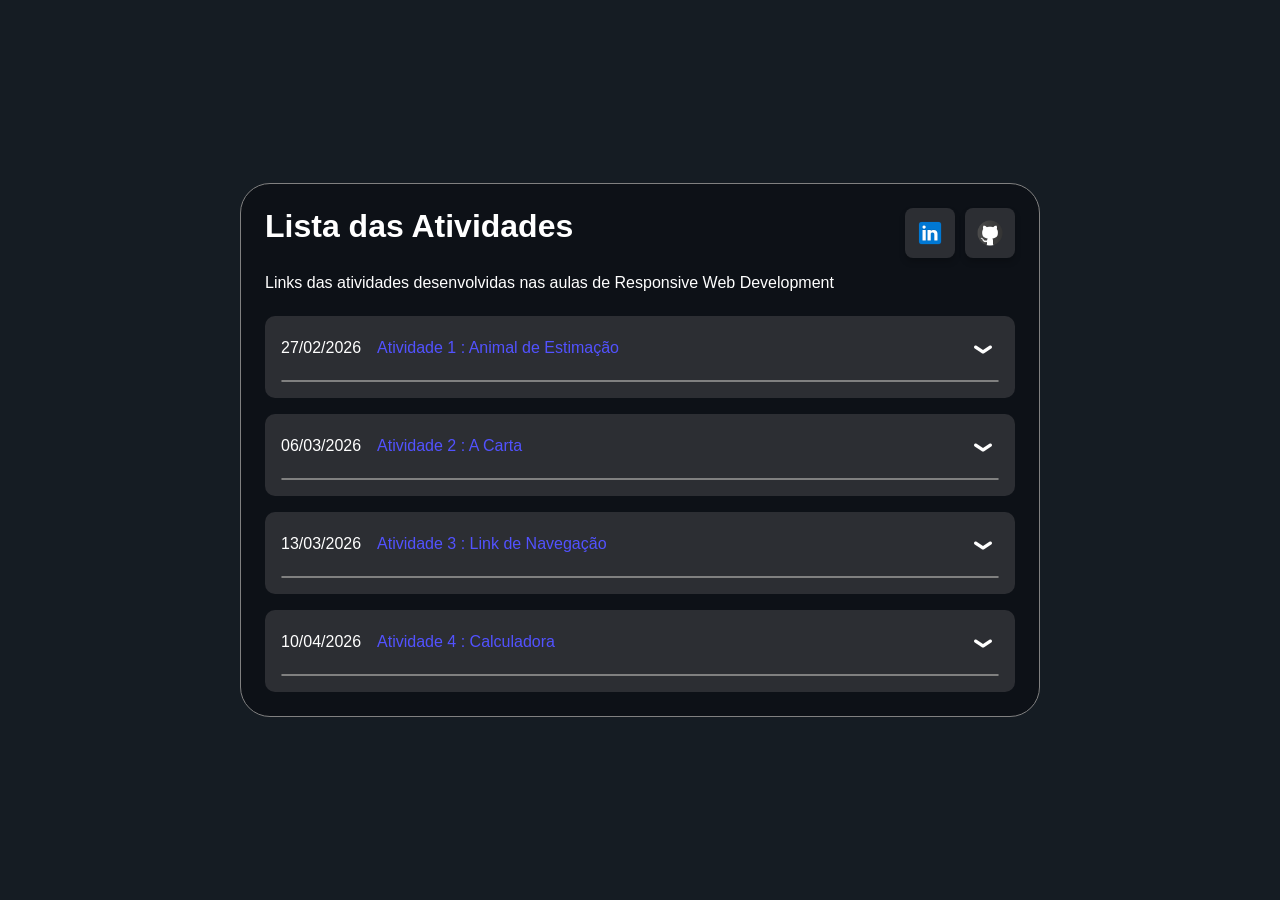
<file: index.html>
<html lang="pt-br">
<head>
    <meta charset="UTF-8">
    <meta name="viewport" content="width=device-width, initial-scale=1.0">
    <title>Atividades das aulas</title>
    <link rel="stylesheet" href="main.css">
</head>
<body>
    <main class="main">
    <div class="titulo-descricao">
        <div class="header-card">
            <h1 class="titulo">Lista das Atividades</h1>
                <div class="redes-sociais">
                    <div class="icone-redes"> 
                        <a href="https://www.linkedin.com/in/rayltsonhenrique-lemes/" target="_blank">
                            <img src="img/linkedin.png" alt="LinkedIn" width="30px">
                        </a>
                    </div>
                    <div class="icone-redes">
                        <a href="https://github.com/RAYLHL" target="_blank">
                            <img src="img/github.png" alt="GitHub" width="30px">
                        </a>
                    </div>
                    </div>
                </div>
                <p class="texto">Links das atividades desenvolvidas nas aulas de Responsive Web Development</p>
            </div>
    </div>

        <div class="lista-atividades">
            <ul class="container-lista">
                <li class="lista">
                    <p>27/02/2026 </p>
                    <a href="Atividade-1/lobo.html" target="_blank">
                        Atividade 1 : Animal de Estimação
                    </a>
                    <span class="seta" onclick="toggleAtividade(this)"><img class="icone-seta" src="img/icone-seta.png" alt="icone da seta"></span>
                    <div class="descricao">
                        Descrição da atividade: Criar uma pagina em HTML falando um pouco sobre algum animal.
                    </div>
                </li>

                <li class="lista">
                    <p>06/03/2026 </p>
                    <a href="Atividade-2/carta.html" target="_blank">
                        Atividade 2 : A Carta
                    </a>
                <span class="seta" onclick="toggleAtividade(this)"><img class="icone-seta" src="img/icone-seta.png" alt="icone da seta"></span>
                    <div class="descricao">
                        Descrição da atividade: Criar uma pagina em HTML sobre uma carta.
                    </div>
                </li>

                <li class="lista">
                    <p>13/03/2026 </p>
                    <a href="Atividade-3/link-nav.html" target="_blank">
                        Atividade 3 : Link de Navegação
                    </a>
                    <span class="seta" onclick="toggleAtividade(this)"><img class="icone-seta" src="img/icone-seta.png" alt="icone da seta"></span>
                    <div class="descricao">
                       Descrição da atividade: Criar uma pagina em HTML com links de navegação no footer.
                    </div>
                </li>

                <li class="lista">
                    <p>10/04/2026 </p>
                    <a href="Atividade-4/calculadora.html" target="_blank">
                        Atividade 4 : Calculadora
                    </a>
                    <span class="seta" onclick="toggleAtividade(this)"><img class="icone-seta" src="img/icone-seta.png" alt="icone da seta"></span>
                    <div class="descricao">
                       Descrição da atividade: Criar uma calculadora utilizando HTML,CSS e JAVASCRIPT.
                    </div>
                </li>
            </ul>
        </div>
</div>
    </main>

   <script>
    function toggleAtividade(element) {
    const li = element.parentElement;
    li.classList.toggle("ativa");
    }
    </script>
</body>
</html>
</file>
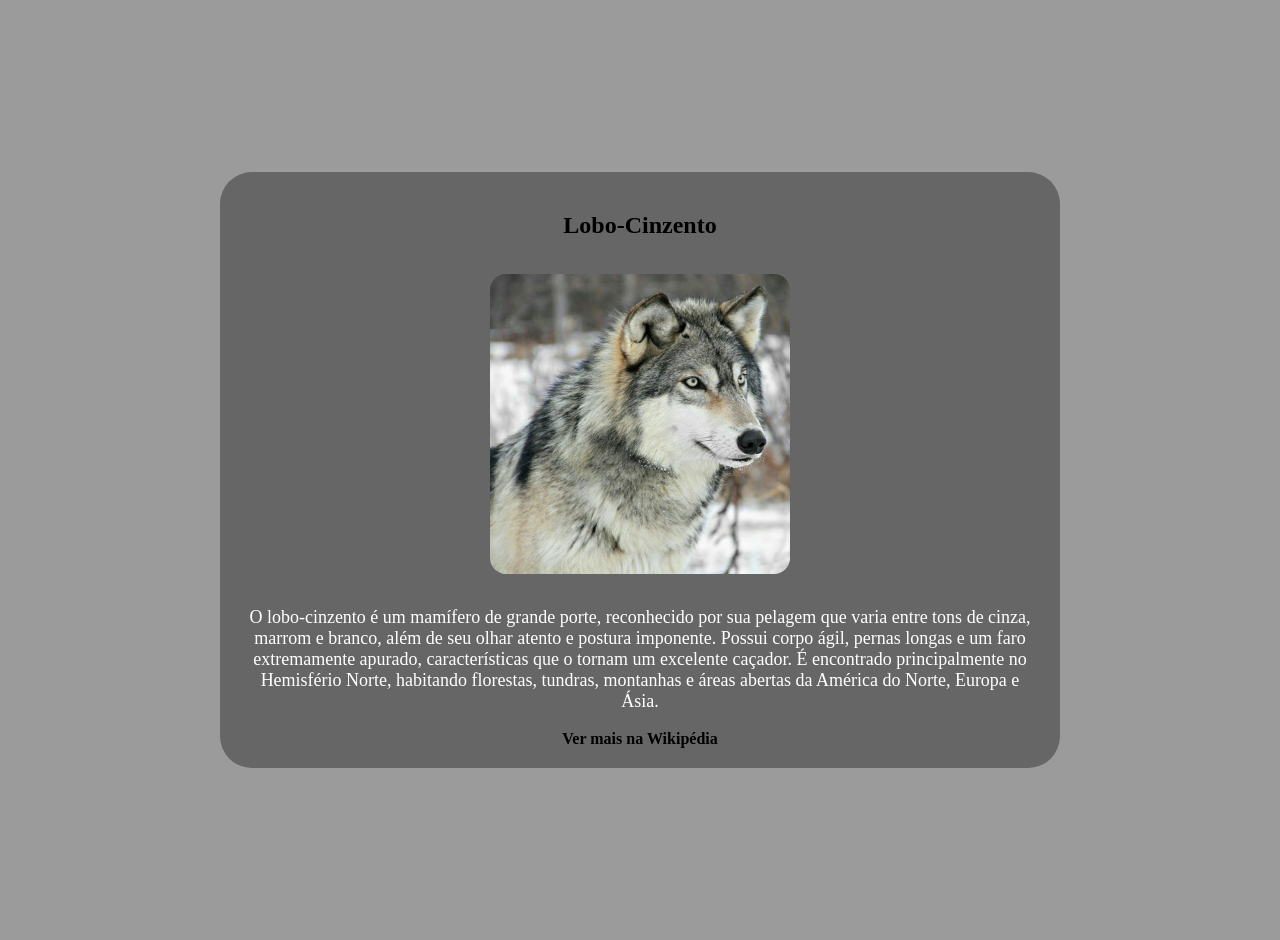
<file: Atividade-1/index.html>
<html lang="pt-br">
<head>
    <meta charset="UTF-8">
    <meta name="viewport" content="width=device-width, initial-scale=1.0">
    <title>Lobo-cinzento</title>
    <link rel="stylesheet" href="style.css">
</head>
<body>
    <section class="container">
    <div class="conteiner-card">
    <h1>Lobo-Cinzento</h1>
    <img class="imagem" src="foto lobo.jpg" alt="foto do lobo cinzento" width="400px">
        <div class="descricao">

            <div class="descricao-conteudo">
                <p>
                    O lobo-cinzento é um mamífero de grande porte, reconhecido por sua 
                    pelagem que varia entre tons de cinza, marrom e branco, além de seu 
                    olhar atento e postura imponente. Possui corpo ágil, pernas longas 
                    e um faro extremamente apurado, características que o tornam um 
                    excelente caçador. É encontrado principalmente no Hemisfério Norte, 
                    habitando florestas, tundras, montanhas e áreas abertas da América 
                    do Norte, Europa e Ásia.
                </p>
            </div>

            <div class="descricao-link">
                <a href="https://pt.wikipedia.org/wiki/Lobo-cinzento" target="_blank">
                    Ver mais na Wikipédia
                </a>
            </div>

        </div>
    </div>
    </section>
</body>
</html>
</file>
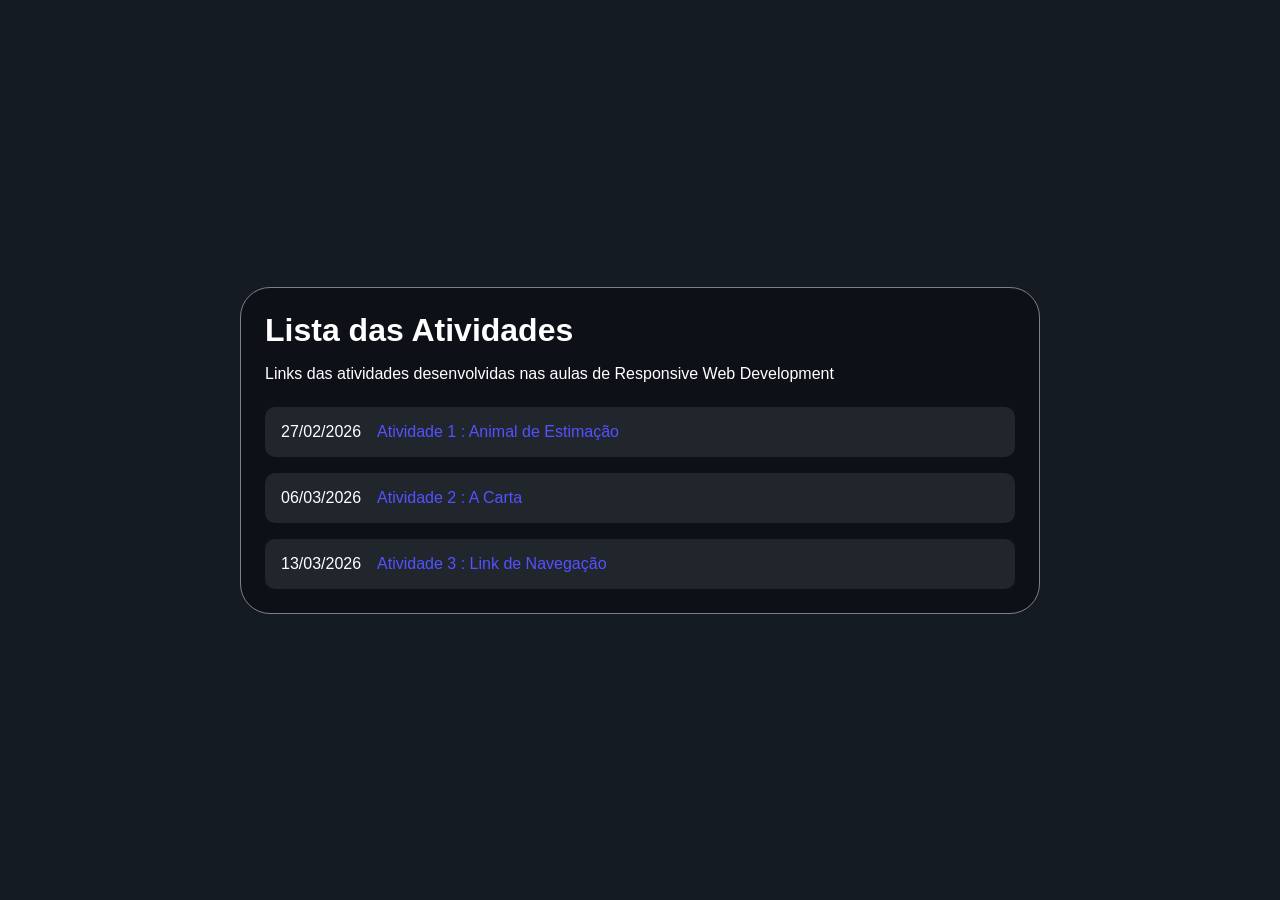
<file: links.html>
<html lang="pt-br">
<head>
    <meta charset="UTF-8">
    <meta name="viewport" content="width=device-width, initial-scale=1.0">
    <title>Atividades das aulas</title>
    <link rel="stylesheet" href="links.css">
</head>
<body>
    <main class="main">
        <div class="titulo-descricao">
        <h1 class="titulo">Lista das Atividades</h1>
        <p class="texto"> Links das atividades desenvolvidas nas aulas de Responsive Web Development</p>
        </div>
        <div class="lista-atividades">

            <ul class="container-lista">
            <li class="lista"><p>27/02/2026 </p><a href="Atividade-1/index.html" target="_blank">Atividade 1 : Animal de Estimação</a></li>
            <li class="lista"><p>06/03/2026 </p><a href="Atividade-2/index.html" target="_blank">Atividade 2 : A Carta</a></li>
            <li class="lista"><p>13/03/2026 </p><a href="Atividade-3/index.html" target="_blank">Atividade 3 : Link de Navegação</a></li>
        </ul>
        </div>
      
    </main>
</body>
</html>
</file>
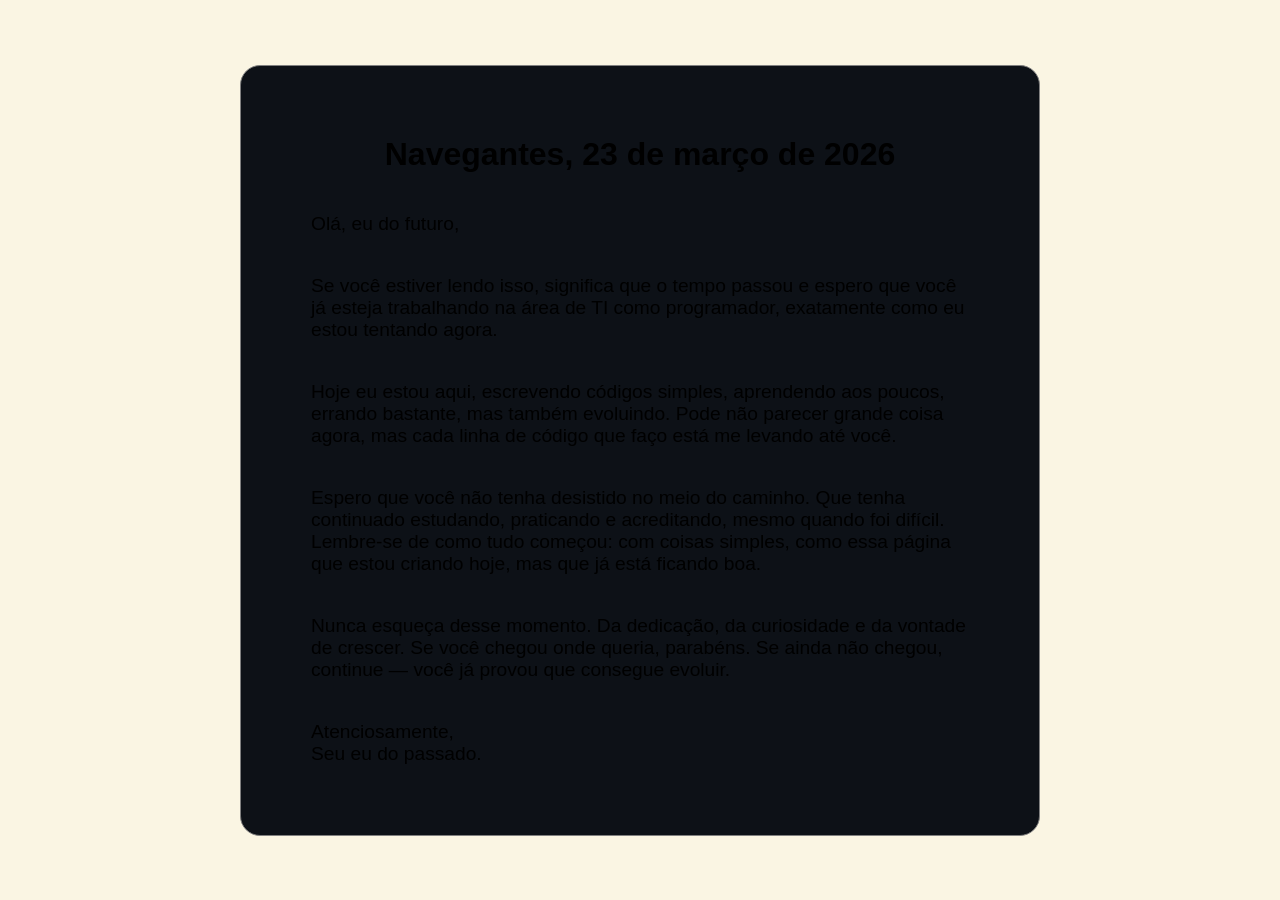
<file: Atividade-2/carta.html>
<!DOCTYPE html>
<html lang="pt-br">
<head>
    <meta charset="UTF-8">
    <meta name="viewport" content="width=device-width, initial-scale=1.0">
    <link rel="stylesheet" href="carta.css">
    <title>Carta para o futuro</title>
</head>
<body>
    <section class="main">
     <h1 class="titulo">Navegantes, 23 de março de 2026</h1>

    <p class="texto">Olá, eu do futuro,</p>

    <p class="texto">
    Se você estiver lendo isso, significa que o tempo passou e espero que você já esteja trabalhando na área de TI como programador, exatamente como eu estou tentando agora.
    </p>

    <p class="texto">
    Hoje eu estou aqui, escrevendo códigos simples, aprendendo aos poucos, errando bastante, mas também evoluindo. Pode não parecer grande coisa agora, mas cada linha de código que faço está me levando até você.
    </p>

    <p class="texto"> 
    Espero que você não tenha desistido no meio do caminho. Que tenha continuado estudando, praticando e acreditando, mesmo quando foi difícil. Lembre-se de como tudo começou: com coisas simples, como essa página que estou criando hoje, mas que já está ficando boa.
    </p>

    <p class="texto">
    Nunca esqueça desse momento. Da dedicação, da curiosidade e da vontade de crescer. Se você chegou onde queria, parabéns. Se ainda não chegou, continue — você já provou que consegue evoluir.
    </p>

    <p class="texto">
    Atenciosamente,<br>
    Seu eu do passado.
    </p>
    </section>
</body>
</html>
</file>
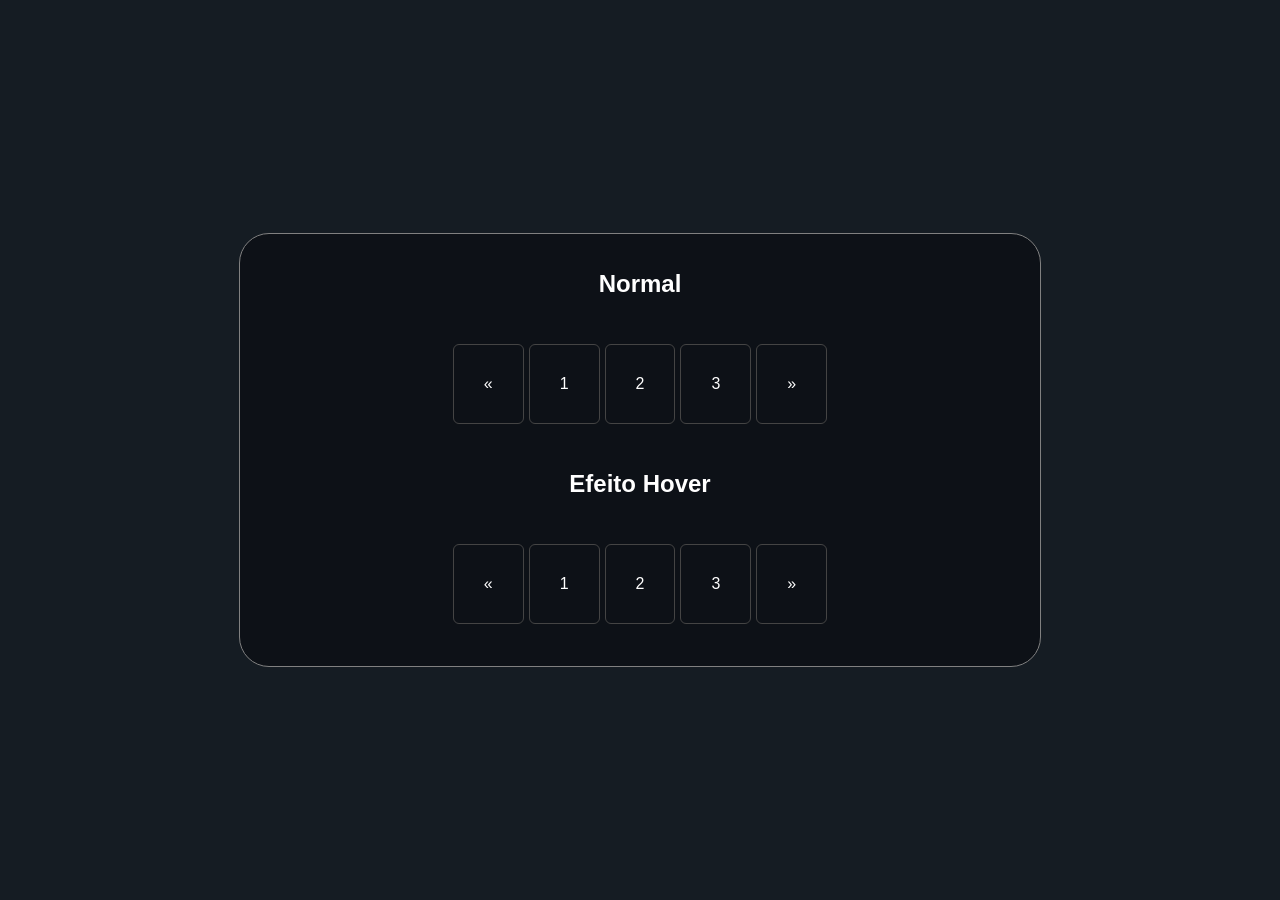
<file: Atividade-3/link-nav.html>
<!DOCTYPE html>
<html lang="pt-br">
<head>
    <meta charset="UTF-8">
    <meta name="viewport" content="width=device-width, initial-scale=1.0">
    <link rel="stylesheet" href="link-nav.css">
    <title>Link de Navegação</title>
</head>
<body>
    <main class="main">
        <div class="container">
            <nav class="container-navegacao">
                <h2>Normal</h2>
                <ul class="paginacao normal">
                    <li>&laquo;</li>
                    <li>1</li>
                    <li>2</li>
                    <li>3</li>
                    <li>&raquo;</li>
                </ul>
                <h2>Efeito Hover</h2>
                <ul class="paginacao hover">
                    <li class="pg-hover">&laquo;</li>
                    <li class="pg-hover">1</li>
                    <li class="pg-hover">2</li>
                    <li class="pg-hover">3</li>
                    <li class="pg-hover">&raquo;</li>
                </ul>
            </nav>
        </div>
    </main>
</body>
</html>
</file>
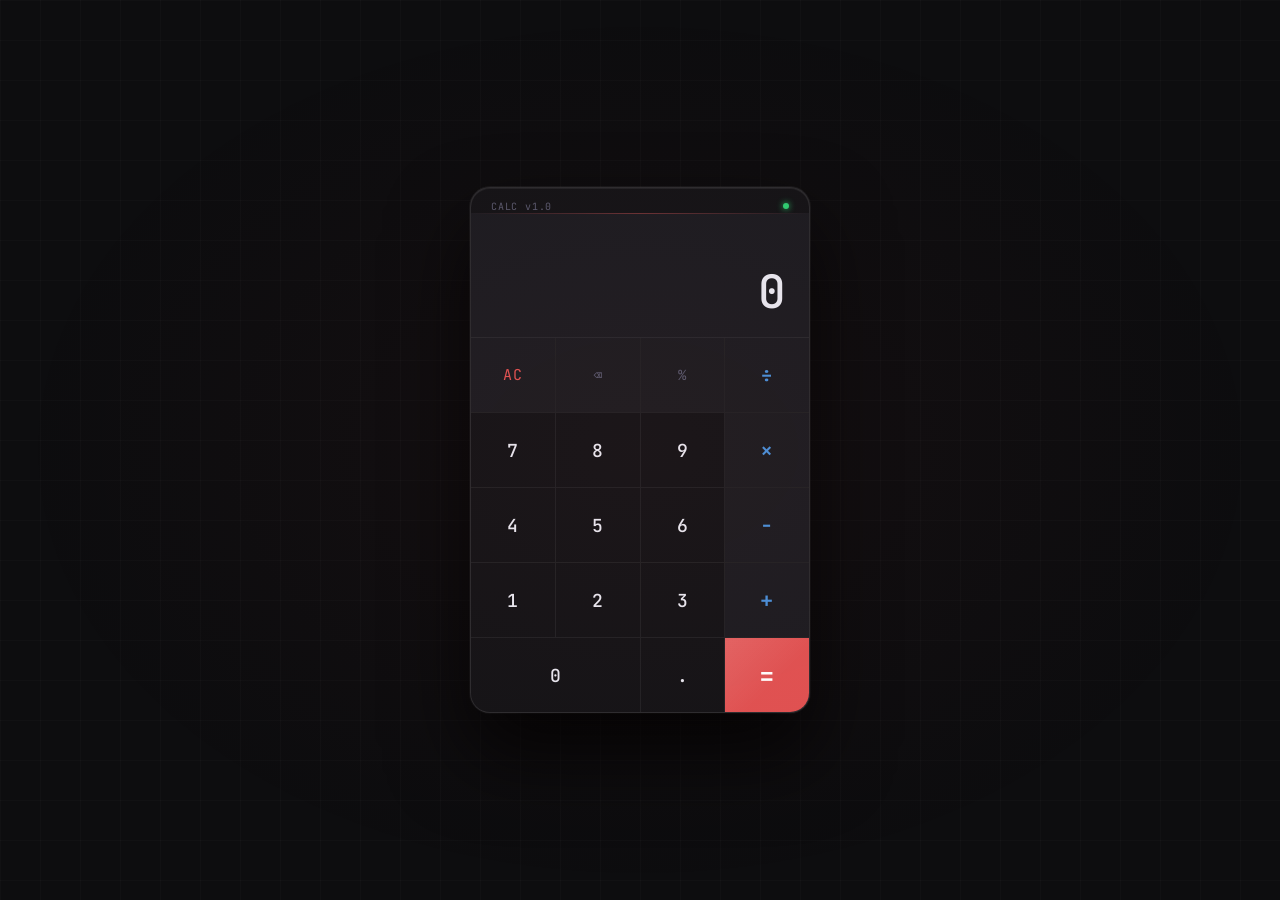
<file: Atividade-4/calculadora.html>
<!DOCTYPE html>
<html lang="pt-BR">
<head>
<meta charset="UTF-8">
<meta name="viewport" content="width=device-width, initial-scale=1.0">
<title>Calculadora</title>
<link href="https://fonts.googleapis.com/css2?family=JetBrains+Mono:wght@300;400;500;700&family=Bebas+Neue&display=swap" rel="stylesheet">
<link rel="stylesheet" href="calculadora.css">
</head>
<body>

<div class="calculator" id="calc">
  <div class="status-bar">
    <span>CALC v1.0</span>
    <div class="status-dot"></div>
  </div>

  <div class="display">
    <div class="expression" id="expression"></div>
    <div class="result" id="result">0</div>
  </div>

  <div class="buttons">
    <!-- Row 1 -->
    <button class="fn clear" onclick="clearAll()">AC</button>
    <button class="fn del"   onclick="deleteLast()">⌫</button>
    <button class="fn"       onclick="appendOp('%')">%</button>
    <button class="op"       onclick="appendOp('/')">÷</button>

    <!-- Row 2 -->
    <button class="num" onclick="appendNum('7')">7</button>
    <button class="num" onclick="appendNum('8')">8</button>
    <button class="num" onclick="appendNum('9')">9</button>
    <button class="op"  onclick="appendOp('*')">×</button>

    <!-- Row 3 -->
    <button class="num" onclick="appendNum('4')">4</button>
    <button class="num" onclick="appendNum('5')">5</button>
    <button class="num" onclick="appendNum('6')">6</button>
    <button class="op"  onclick="appendOp('-')">−</button>

    <!-- Row 4 -->
    <button class="num" onclick="appendNum('1')">1</button>
    <button class="num" onclick="appendNum('2')">2</button>
    <button class="num" onclick="appendNum('3')">3</button>
    <button class="op"  onclick="appendOp('+')">+</button>

    <!-- Row 5 -->
    <button class="num zero" onclick="appendNum('0')">0</button>
    <button class="num"      onclick="appendDot()">.</button>
    <button class="eq"       onclick="calculate()">=</button>
    
    <script src="main.js"></script>
  </div>
</div>
</body>
</html>
</file>
<file: main.css>
:root {
  --primary-color: #5252ff;
  --background-color: #151c23;
  --card-background: #0D1117;
  --icon-background: #2c2e33;
  --text-color: white;
  --description-color: #ccc;
}

* {
  margin: 0;
  padding: 0;
  box-sizing: border-box;
}

body {
  font-family: Arial, sans-serif;
}

img {
  max-width: 100%;
  display: block;
}

ul, ol {
  list-style: none;
}

a {
  text-decoration: none;
  color: var(--primary-color);
}

body {
    color: var(--text-color);
    margin: 0;
    padding: 0;
    background-color: var(--background-color);
    font-family: Arial, Helvetica, sans-serif;

    display: flex;
    justify-content: center;
    align-items: center;
    min-height: 100vh;
}

.main {
    width: 90%;
    max-width: 800px;
    background-color: var(--card-background);

    border-radius: 30px;
    border: 1px solid gray;

}
/* Container que separa Título e o Bloco de ícones */
.header-card {
    display: flex;
    justify-content: space-between;
    align-items: flex-start; /* Alinha o quadradinho ao topo da linha do H1 */
    width: 100%;
}
.redes-sociais {
    display: flex;
    gap: 10px;
}
/* O "Quadradinho" com fundo preto mais claro */
.icone-redes {
    display: flex;
    gap: 15px;                  /* Espaço entre os ícones */
    background-color: var(--icon-background);  /* Um cinza escuro/preto mais claro */
    padding: 10px;              /* Espaço interno para não encostar na borda */
    border-radius: 8px;         /* Cantos arredondados (opcional) */
    box-shadow: 0 4px 6px rgba(0,0,0,0.2); /* Sombra suave para dar profundidade */
}

/* Ajuste fino nas imagens se necessário */
.icone-redes img {
    display: block;
    transition: transform 0.2s; /* Efeitozinho ao passar o mouse */
}

.icone-redes img:hover {
    transform: scale(1.1);
}

.titulo-descricao {
    display: flex;
    flex-direction: column;
    gap: 1rem;
    padding: 1.5em;
}

.lista-atividades{
    padding:0 1.5em 1.5em 1.5em;
}

.container-lista{
    display: flex;
    flex-direction: column;
    gap: 1rem;
}

.lista {
    display: flex;
    gap: 1rem;
    align-items: center;
    background-color: var(--icon-background);
    padding: 1em;
    border-radius: 10px;
    flex-wrap: wrap; 
}

.seta {
    margin-left: auto; 
    cursor: pointer;
}
.icone-seta{
    padding: 4px;
    border-radius: 10px;
    filter: brightness(0) invert(1);
}
.icone-seta:hover {
    background-color: var( --background-color);
    transition: 0.5s;

}
.descricao {
    width: 100%;
    max-height: 0;
    overflow: hidden;
    margin-top: 0;
    padding: 0 10px;
    color: var(--description-color);
    border: 1px solid gray;
    border-radius: 10px;

    transition: all 0.3s ease;
}
/* quando clicar */
.lista.ativa .descricao {
    max-height: 200px; /* ajusta conforme o tamanho */
    margin-top: 10px;
    padding: 10px;
}
</file>
<file: Atividade-1/style.css>
body {
    background-color: #9B9B9B;
    margin: 0;
}

.container {
    display: flex;
    justify-content: center;
    align-items: center;
    min-height: 100vh; /* melhor que height */
    padding: 20px; /* respiro nas laterais em telas pequenas */
}

.conteiner-card {
    background-color: #666666;
    border-radius: 2em;
    padding: 20px;

    width: 100%;
    max-width: 800px; 
    
    display: flex;
    flex-direction: column;
    align-items: center;
    text-align: center;
    gap: 15px;
}

.imagem {
    width: 300px;
    border-radius: 1em;
}

.descricao {
    margin-top: auto;
}

.descricao p {
    font-size: 18px;
    color: white;
}

.descricao a {
    color: rgb(0, 0, 0);
    font-weight: bold;
    text-decoration: none;
    transition: all 0.3s ease;
}

.descricao a:hover{
    background-color: black;
    border-radius: 10px;
    padding: 8px;
    color: white;
}
</file>
<file: links.css>
* {
  margin: 0;
  padding: 0;
  box-sizing: border-box;
}

body {
  font-family: Arial, sans-serif;
}

img {
  max-width: 100%;
  display: block;
}

ul, ol {
  list-style: none;
}

a {
  text-decoration: none;
  color: #5252ff;
}

body {
    color: white;
    margin: 0;
    padding: 0;
    background-color: #151B23;
    font-family: Arial, Helvetica, sans-serif;

    display: flex;
    justify-content: center;
    align-items: center;
    min-height: 100vh;
}

.main {
    width: 90%;
    max-width: 800px;
    background-color: #0D1117;

    border-radius: 30px;
    border: 1px solid gray;

}
.titulo-descricao {
    display: flex;
    flex-direction: column;
    align-items: flex-start;
    gap: 1rem;
    padding: 1.5em;
}

.lista-atividades{
    padding:0 1.5em 1.5em 1.5em;
}

.container-lista{
    display: flex;
    flex-direction: column;
    gap: 1rem;
}

.lista {
    display: flex;
    gap: 1rem;
    align-items: center;
    background-color: #21262D;
    padding: 1em;
    border-radius: 10px;
}
</file>
<file: Atividade-2/carta.css>
* {
  margin: 0;
  padding: 0;
  box-sizing: border-box;
}

body {
    background-color: #faf5e3;
    color: white;
    margin: 0;
    padding: 0;
    font-family: Arial, sans-serif;
    display: flex;
    justify-content: center;
    align-items: center;
    min-height: 100vh;
}

.main {
    background-image: url('https://images.unsplash.com/photo-1695131020187-d3dcdab5016b?q=80&w=685&auto=format&fit=crop&ixlib=rb-4.1.0&ixid=M3wxMjA3fDB8MHxwaG90by1wYWdlfHx8fGVufDB8fHx8fA%3D%3D');
    background-size: cover;
    width: 90%;
    max-width: 800px;
    background-color: #0D1117;
    border-radius: 20px;
    overflow: hidden;
    border: 1px solid gray;
    padding: 50px;
}
.titulo {
    color: rgb(0, 0, 0);
    padding: 20px;
    font-size: 2em;
    text-align: center;
}
.texto {
    color: rgb(0, 0, 0);
    padding: 20px;
    font-size: 1.2em;
}
</file>
<file: Atividade-3/link-nav.css>
body {
    background-color: #151c23;
    color: white;
    margin: 0;
    padding: 0;
    font-family: Arial, sans-serif;
    display: flex;
    justify-content: center;
    align-items: center;
    min-height: 100vh;
}

li {
    list-style: none;
}
.main {
    width: 90%;
    max-width: 800px;
    background-color: #0D1117;
    border-radius: 30px;
    overflow: hidden;
    border: 1px solid gray;
}
   
.container-navegacao {
    display: flex;
    flex-direction: column;
    align-items: center;
    justify-content: center;
    padding: 1em;
    text-decoration: none;
}
.paginacao {
    display: flex;
    flex-direction: row;
    gap: 5px;
    padding: 10px;
    border-radius: 10px;
}


.paginacao li {
    padding: 30px;
    border: 1px solid #444;
    border-radius: 6px;
    cursor: pointer;
    transition: 0.2s;
}


.paginacao.normal li {
    background-color: transparent;
}

/* item ativo */
.paginacao.hover .active {
    background-color: #2f81f7;
    border-color: #2f81f7;
}

/* item que está com mouse */
.paginacao.hover li:hover {
    opacity: 1;
    background-color: #2f81f7;
}
</file>
<file: Atividade-4/calculadora.css>
*, *::before, *::after {
    margin: 0;
    padding: 0;
    box-sizing: border-box;
  }

  :root {
    --bg: #0d0d0f;
    --surface: #141417;
    --surface2: #1c1c21;
    --surface3: #222228;
    --border: rgba(255,255,255,0.06);
    --border2: rgba(255,255,255,0.1);
    --text: #e8e8f0;
    --text-dim: #5a5a6e;
    --accent: #e05252;
    --accent2: #c03838;
    --op: #4a90d9;
    --op2: #2d6ab0;
    --eq: #e05252;
    --shadow: rgba(0,0,0,0.6);
    --glow: rgba(224,82,82,0.15);
  }

  html, body {
    height: 100%;
    width: 100%;
  }

  body {
    background: var(--bg);
    display: flex;
    align-items: center;
    justify-content: center;
    min-height: 100vh;
    font-family: 'JetBrains Mono', monospace;
    overflow: hidden;
  }

  /* Background grid */
  body::before {
    content: '';
    position: fixed;
    inset: 0;
    background-image:
      linear-gradient(rgba(255,255,255,0.02) 1px, transparent 1px),
      linear-gradient(90deg, rgba(255,255,255,0.02) 1px, transparent 1px);
    background-size: 40px 40px;
    pointer-events: none;
  }

  body::after {
    content: '';
    position: fixed;
    inset: 0;
    background: radial-gradient(ellipse at 50% 50%, rgba(224,82,82,0.04) 0%, transparent 70%);
    pointer-events: none;
  }

  .calculator {
    width: min(340px, 92vw);
    background: var(--surface);
    border: 1px solid var(--border2);
    border-radius: 20px;
    overflow: hidden;
    box-shadow:
      0 40px 80px rgba(0,0,0,0.8),
      0 0 0 1px var(--border),
      inset 0 1px 0 rgba(255,255,255,0.06);
    position: relative;
    animation: slideUp 0.5s cubic-bezier(0.16, 1, 0.3, 1) both;
  }

  @keyframes slideUp {
    from { opacity: 0; transform: translateY(30px) scale(0.97); }
    to   { opacity: 1; transform: translateY(0) scale(1); }
  }

  /* Display */
  .display {
    background: var(--surface2);
    padding: 28px 24px 20px;
    border-bottom: 1px solid var(--border);
    position: relative;
    overflow: hidden;
  }

  .display::before {
    content: '';
    position: absolute;
    top: 0; left: 0; right: 0;
    height: 1px;
    background: linear-gradient(90deg, transparent, rgba(224,82,82,0.4), transparent);
  }

  .expression {
    font-size: 12px;
    color: var(--text-dim);
    letter-spacing: 0.05em;
    min-height: 18px;
    text-align: right;
    font-weight: 300;
    white-space: nowrap;
    overflow: hidden;
    text-overflow: ellipsis;
    margin-bottom: 8px;
    transition: color 0.2s;
  }

  .result {
    font-size: clamp(32px, 8vw, 46px);
    color: var(--text);
    text-align: right;
    font-weight: 500;
    letter-spacing: -0.02em;
    white-space: nowrap;
    overflow: hidden;
    text-overflow: ellipsis;
    transition: all 0.15s;
    line-height: 1.1;
  }

  .result.error { color: var(--accent); font-size: 22px; }
  .result.animate { transform: scale(0.97); opacity: 0.7; }

  /* Buttons grid */
  .buttons {
    display: grid;
    grid-template-columns: repeat(4, 1fr);
    gap: 1px;
    background: var(--border);
    padding: 0;
  }

  button {
    background: var(--surface);
    border: none;
    padding: 0;
    height: clamp(58px, 14vw, 74px);
    font-family: 'JetBrains Mono', monospace;
    font-size: clamp(14px, 3.5vw, 18px);
    font-weight: 500;
    color: var(--text);
    cursor: pointer;
    position: relative;
    overflow: hidden;
    transition: background 0.12s, color 0.12s;
    letter-spacing: 0.02em;
    -webkit-tap-highlight-color: transparent;
    user-select: none;
  }

  button::before {
    content: '';
    position: absolute;
    inset: 0;
    background: rgba(255,255,255,0);
    transition: background 0.12s;
  }

  button:hover::before { background: rgba(255,255,255,0.04); }
  button:active::before { background: rgba(255,255,255,0.08); }

  button:active {
    transform: scale(0.97);
    transition: transform 0.06s, background 0.12s;
  }

  /* Button types */
  button.num { background: var(--surface); }
  button.num:hover { background: var(--surface3); }

  button.zero {
    grid-column: span 2;
  }

  button.op {
    background: var(--surface2);
    color: var(--op);
    font-size: clamp(16px, 4vw, 22px);
  }
  button.op:hover { background: var(--surface3); }

  button.fn {
    background: var(--surface2);
    color: var(--text-dim);
    font-size: clamp(11px, 2.8vw, 14px);
    font-weight: 400;
    letter-spacing: 0.04em;
  }
  button.fn:hover { background: var(--surface3); color: var(--text); }

  button.eq {
    background: var(--accent);
    color: #fff;
    font-size: clamp(18px, 4.5vw, 26px);
  }
  button.eq:hover { background: var(--accent2); }
  button.eq::after {
    content: '';
    position: absolute;
    inset: 0;
    background: linear-gradient(135deg, rgba(255,255,255,0.1) 0%, transparent 60%);
    pointer-events: none;
  }

  button.clear {
    background: var(--surface2);
    color: var(--accent);
    font-size: clamp(12px, 3vw, 15px);
    letter-spacing: 0.06em;
  }
  button.clear:hover { background: rgba(224,82,82,0.12); }

  button.del {
    background: var(--surface2);
    color: var(--text-dim);
  }
  button.del:hover { background: var(--surface3); color: var(--text); }

  /* Ripple effect */
  .ripple {
    position: absolute;
    border-radius: 50%;
    background: rgba(255,255,255,0.1);
    animation: rippleOut 0.4s ease-out forwards;
    pointer-events: none;
    transform: scale(0);
  }
  @keyframes rippleOut {
    to { transform: scale(4); opacity: 0; }
  }

  /* Status bar on top */
  .status-bar {
    display: flex;
    align-items: center;
    justify-content: space-between;
    padding: 12px 20px 0;
    font-size: 10px;
    color: var(--text-dim);
    letter-spacing: 0.08em;
  }

  .status-dot {
    width: 6px; height: 6px;
    border-radius: 50%;
    background: #2ecc71;
    box-shadow: 0 0 6px #2ecc71;
    animation: pulse 2s infinite;
  }
  @keyframes pulse {
    0%, 100% { opacity: 1; }
    50% { opacity: 0.4; }
  }
</file>
